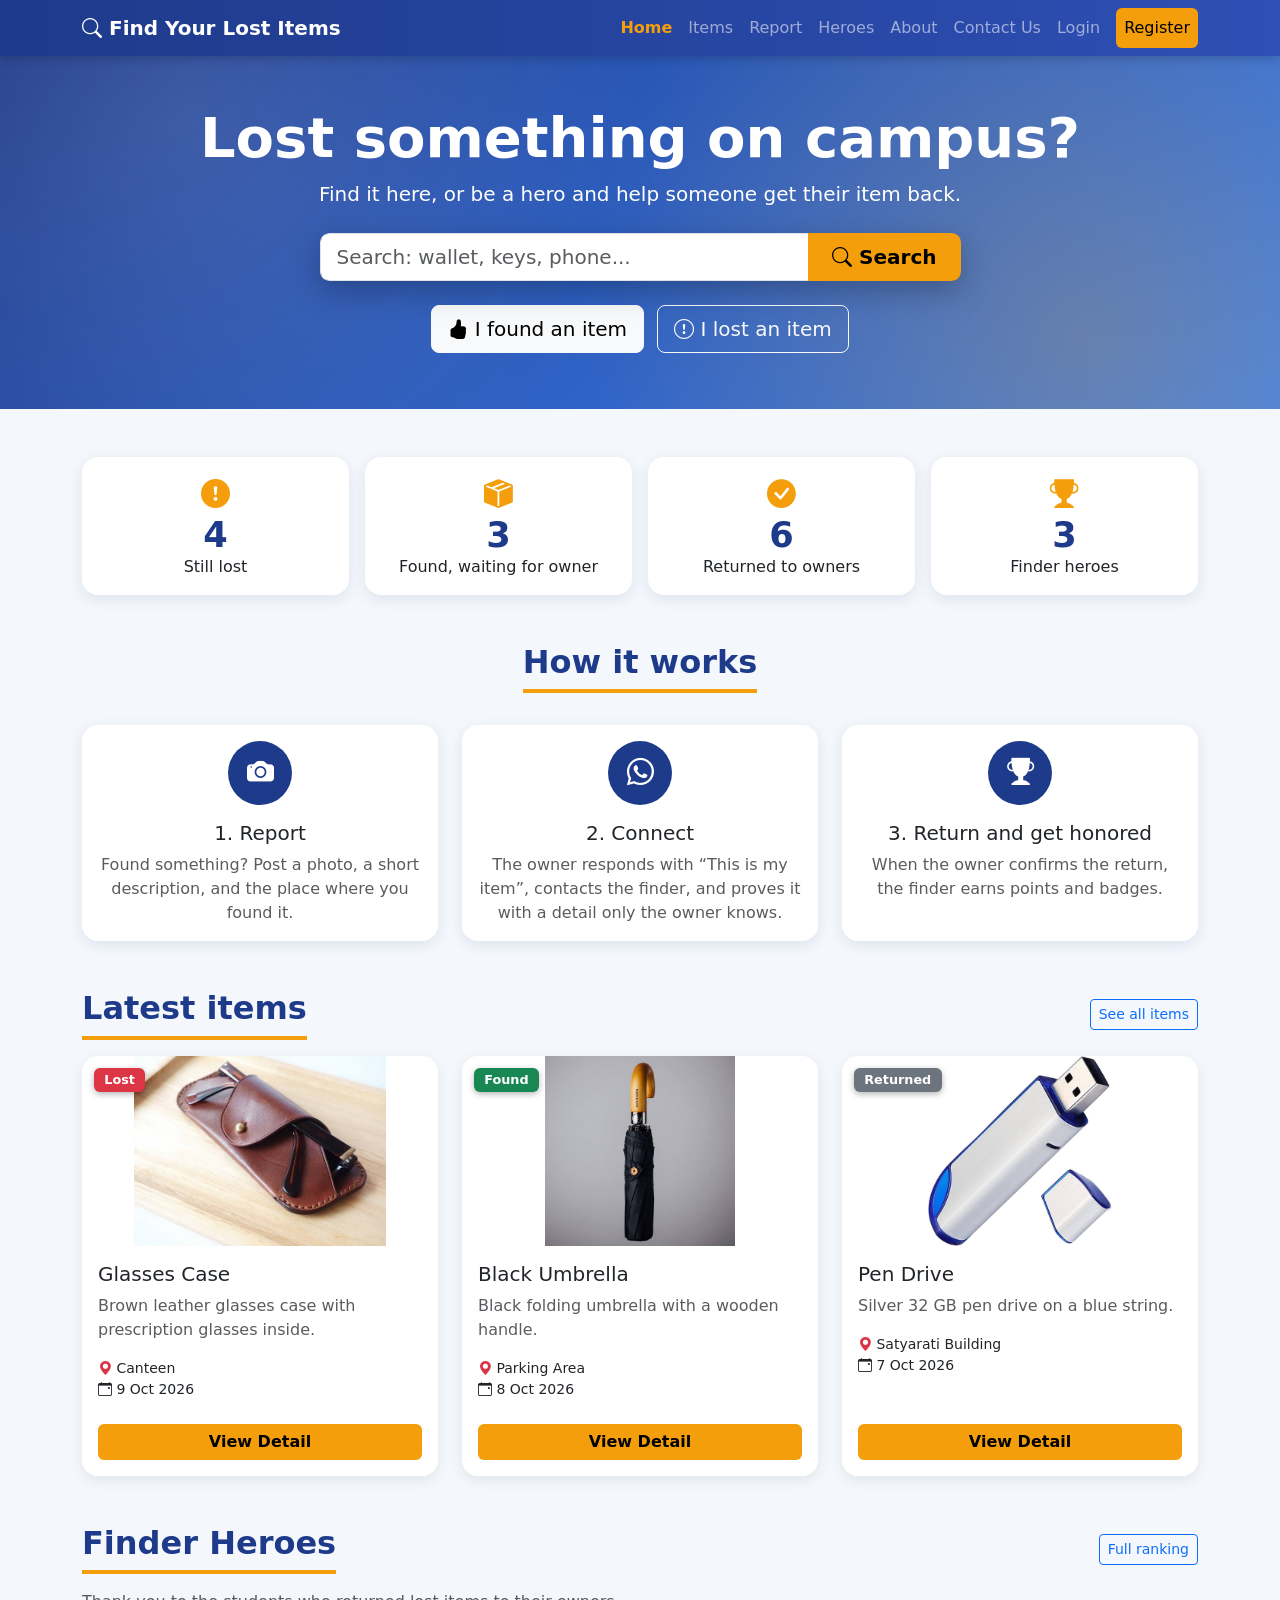
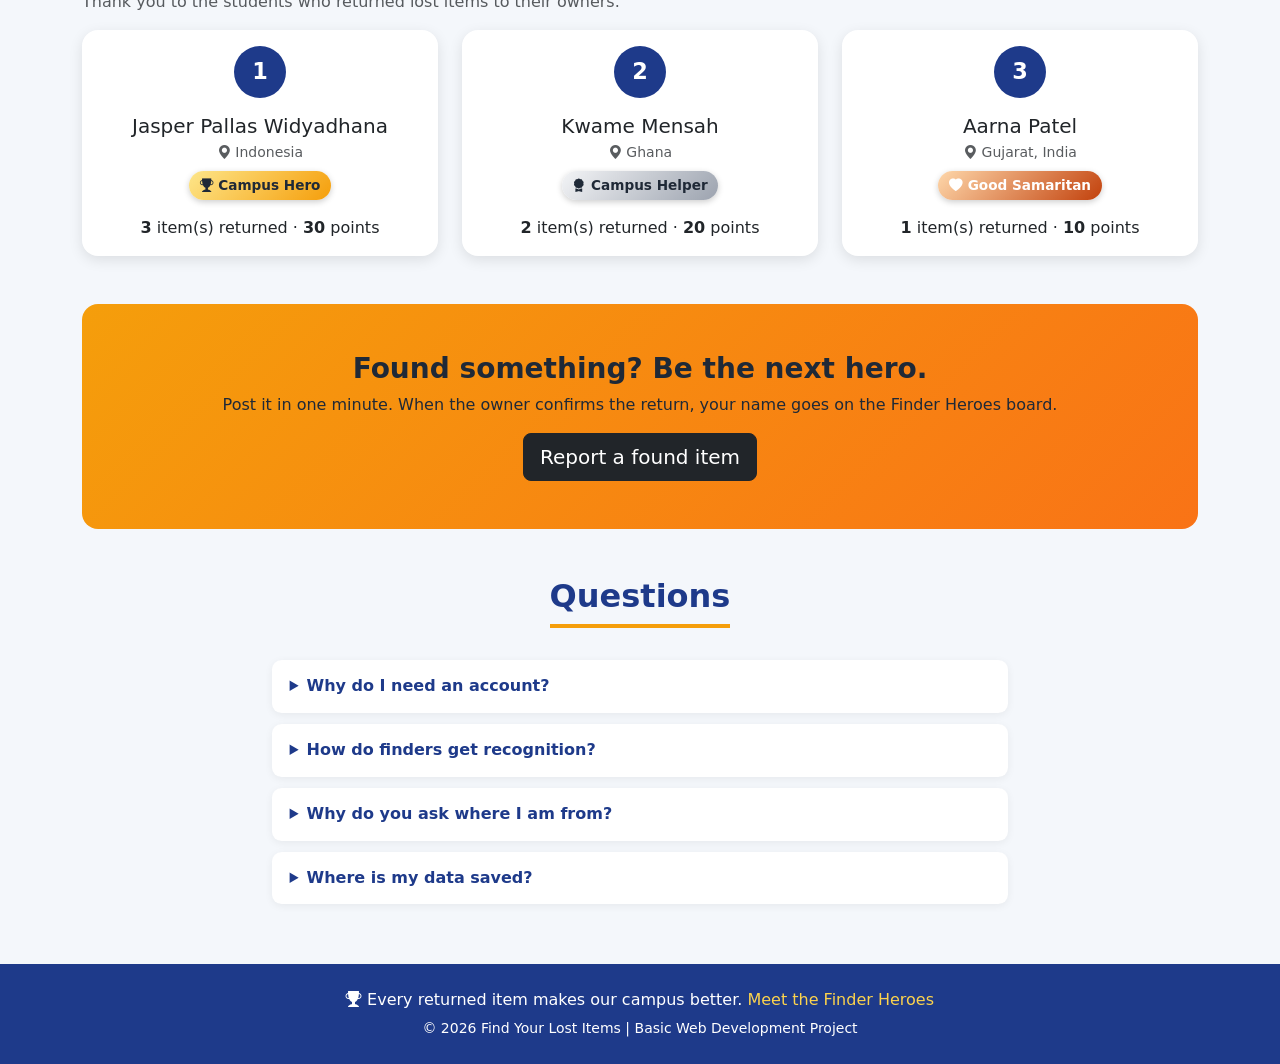
<file: index.html>
<!DOCTYPE html>
<html lang="en">
<head>
  <meta charset="UTF-8">
  <meta name="viewport" content="width=device-width, initial-scale=1">
  <title>Home - Find Your Lost Items</title>
  <!-- Order matters: Bootstrap first, then icons, then OUR style.css (the last one wins) -->
  <link rel="stylesheet" href="https://cdn.jsdelivr.net/npm/bootstrap@5.3.8/dist/css/bootstrap.min.css">
  <link rel="stylesheet" href="https://cdn.jsdelivr.net/npm/bootstrap-icons@1.11.3/font/bootstrap-icons.min.css">
  <link rel="stylesheet" href="css/style.css">
</head>
<body data-root="">

  <!-- ===== NAVBAR =====
       The phone menu works with CSS only: a hidden checkbox + a label (no Bootstrap JavaScript) -->
  <nav class="navbar navbar-expand-lg navbar-dark navbar-lf sticky-top">
    <div class="container">
      <a class="navbar-brand fw-bold" href="index.html"><i class="bi bi-search"></i> Find Your Lost Items</a>
      <input type="checkbox" id="menuToggle" class="menu-toggle" aria-hidden="true">
      <label for="menuToggle" class="navbar-toggler" aria-label="Open or close the menu"><span class="navbar-toggler-icon"></span></label>
      <div class="navbar-collapse menu-links">
        <ul class="navbar-nav ms-auto">
          <li class="nav-item"><a class="nav-link active" href="index.html">Home</a></li>
          <li class="nav-item"><a class="nav-link" href="pages/items.html">Items</a></li>
          <li class="nav-item"><a class="nav-link" href="pages/report.html">Report</a></li>
          <li class="nav-item"><a class="nav-link" href="pages/heroes.html">Heroes</a></li>
          <li class="nav-item"><a class="nav-link" href="pages/about.html">About</a></li>
          <li class="nav-item"><a class="nav-link" href="pages/contact.html">Contact Us</a></li>
          <li class="nav-item"><a class="nav-link" id="navLogin" href="pages/login.html">Login</a></li>
          <li class="nav-item"><a class="nav-link btn-register" id="navRegister" href="pages/register.html">Register</a></li>
        </ul>
      </div>
    </div>
  </nav>

  <main>
    <!-- Hero. The search form uses plain HTML (method="get"): it opens items.html?q=word -->
    <section class="hero text-center">
      <div class="container py-5">
        <h1 class="display-4 fw-bold">Lost something on campus?</h1>
        <p class="lead mb-4">Find it here, or be a hero and help someone get their item back.</p>

        <form action="pages/items.html" method="get" class="row justify-content-center">
          <div class="col-md-7">
            <div class="input-group input-group-lg hero-search">
              <input type="text" name="q" class="form-control" placeholder="Search: wallet, keys, phone..." aria-label="Search items">
              <button class="btn btn-lf px-4" type="submit"><i class="bi bi-search"></i> Search</button>
            </div>
          </div>
        </form>

        <div class="mt-4">
          <a href="pages/report.html" class="btn btn-light btn-lg me-2 mb-2"><i class="bi bi-hand-thumbs-up-fill"></i> I found an item</a>
          <a href="pages/report.html" class="btn btn-outline-light btn-lg mb-2"><i class="bi bi-exclamation-circle"></i> I lost an item</a>
        </div>
      </div>
    </section>

    <!-- Numbers (filled by home.js) -->
    <section class="container py-5">
      <div class="row g-3 text-center">
        <div class="col-6 col-md-3"><div class="card stat-card"><div class="card-body"><div class="stat-icon"><i class="bi bi-exclamation-circle-fill"></i></div><div class="stat-number" id="statLost">0</div><div>Still lost</div></div></div></div>
        <div class="col-6 col-md-3"><div class="card stat-card"><div class="card-body"><div class="stat-icon"><i class="bi bi-box-seam-fill"></i></div><div class="stat-number" id="statFound">0</div><div>Found, waiting for owner</div></div></div></div>
        <div class="col-6 col-md-3"><div class="card stat-card"><div class="card-body"><div class="stat-icon"><i class="bi bi-check-circle-fill"></i></div><div class="stat-number" id="statReturned">0</div><div>Returned to owners</div></div></div></div>
        <div class="col-6 col-md-3"><div class="card stat-card"><div class="card-body"><div class="stat-icon"><i class="bi bi-trophy-fill"></i></div><div class="stat-number" id="statHeroes">0</div><div>Finder heroes</div></div></div></div>
      </div>
    </section>

    <!-- How it works (plain HTML, no JavaScript) -->
    <section class="container pb-5">
      <div class="text-center mb-4"><h2 class="section-title">How it works</h2></div>
      <div class="row g-4 text-center">
        <div class="col-md-4"><div class="card step-card h-100"><div class="card-body">
          <div class="step-icon"><i class="bi bi-camera-fill"></i></div>
          <h5>1. Report</h5><p class="text-muted mb-0">Found something? Post a photo, a short description, and the place where you found it.</p>
        </div></div></div>
        <div class="col-md-4"><div class="card step-card h-100"><div class="card-body">
          <div class="step-icon"><i class="bi bi-whatsapp"></i></div>
          <h5>2. Connect</h5><p class="text-muted mb-0">The owner responds with &ldquo;This is my item&rdquo;, contacts the finder, and proves it with a detail only the owner knows.</p>
        </div></div></div>
        <div class="col-md-4"><div class="card step-card h-100"><div class="card-body">
          <div class="step-icon"><i class="bi bi-trophy-fill"></i></div>
          <h5>3. Return and get honored</h5><p class="text-muted mb-0">When the owner confirms the return, the finder earns points and badges.</p>
        </div></div></div>
      </div>
    </section>

    <!-- Latest items (cards made by home.js) -->
    <section class="container pb-5">
      <div class="d-flex justify-content-between align-items-center mb-3">
        <h2 class="section-title mb-0">Latest items</h2>
        <a href="pages/items.html" class="btn btn-outline-primary btn-sm">See all items</a>
      </div>
      <div class="row g-4" id="latestItems"></div>
    </section>

    <!-- Finder heroes (made by home.js) -->
    <section class="container pb-5">
      <div class="d-flex justify-content-between align-items-center mb-3">
        <h2 class="section-title mb-0">Finder Heroes</h2>
        <a href="pages/heroes.html" class="btn btn-outline-primary btn-sm">Full ranking</a>
      </div>
      <p class="text-muted">Thank you to the students who returned lost items to their owners.</p>
      <div class="row g-4" id="topFinders"></div>
    </section>

    <!-- Call to action -->
    <section class="container pb-5">
      <div class="cta-band p-4 p-md-5 text-center">
        <h3 class="fw-bold">Found something? Be the next hero.</h3>
        <p class="mb-3">Post it in one minute. When the owner confirms the return, your name goes on the Finder Heroes board.</p>
        <a href="pages/report.html" class="btn btn-dark btn-lg">Report a found item</a>
      </div>
    </section>

    <!-- FAQ with <details>: opens and closes without JavaScript -->
    <section class="container pb-5 faq">
      <div class="text-center mb-4"><h2 class="section-title">Questions</h2></div>
      <div class="row justify-content-center"><div class="col-lg-8">
        <details><summary>Why do I need an account?</summary><p class="mb-0">So we know who reported an item, and so only logged in students can see the contact button. Finders also need an account to earn honors.</p></details>
        <details><summary>How do finders get recognition?</summary><p class="mb-0">Points come only after the OWNER confirms that the item came back (and may leave feedback). Then the finder gets 10 points. Badges: 1 return = Good Samaritan, 2 = Campus Helper, 3 = Campus Hero.</p></details>
        <details><summary>Why do you ask where I am from?</summary><p class="mb-0">To show our diverse campus. Students from India choose their state, international students type their country. It is shown next to a name on the Heroes board.</p></details>
        <details><summary>Where is my data saved?</summary><p class="mb-0">This is a front-end project: data is saved inside your own browser (localStorage). A real product would use a server and a database.</p></details>
      </div></div>
    </section>
  </main>

  <!-- ===== FOOTER ===== -->
  <footer class="footer-lf text-center py-4">
    <div class="container">
      <p class="mb-1"><i class="bi bi-trophy-fill"></i> Every returned item makes our campus better. <a href="pages/heroes.html">Meet the Finder Heroes</a></p>
      <small>&copy; 2026 Find Your Lost Items | Basic Web Development Project</small>
    </div>
  </footer>

  <!-- Our JavaScript. Order matters: data and helpers first, the page script last -->
  <script src="js/data.js"></script>
  <script src="js/storage.js"></script>
  <script src="js/ui.js"></script>
  <script src="js/auth.js"></script>
  <script src="js/home.js"></script>
</body>
</html>
</file>
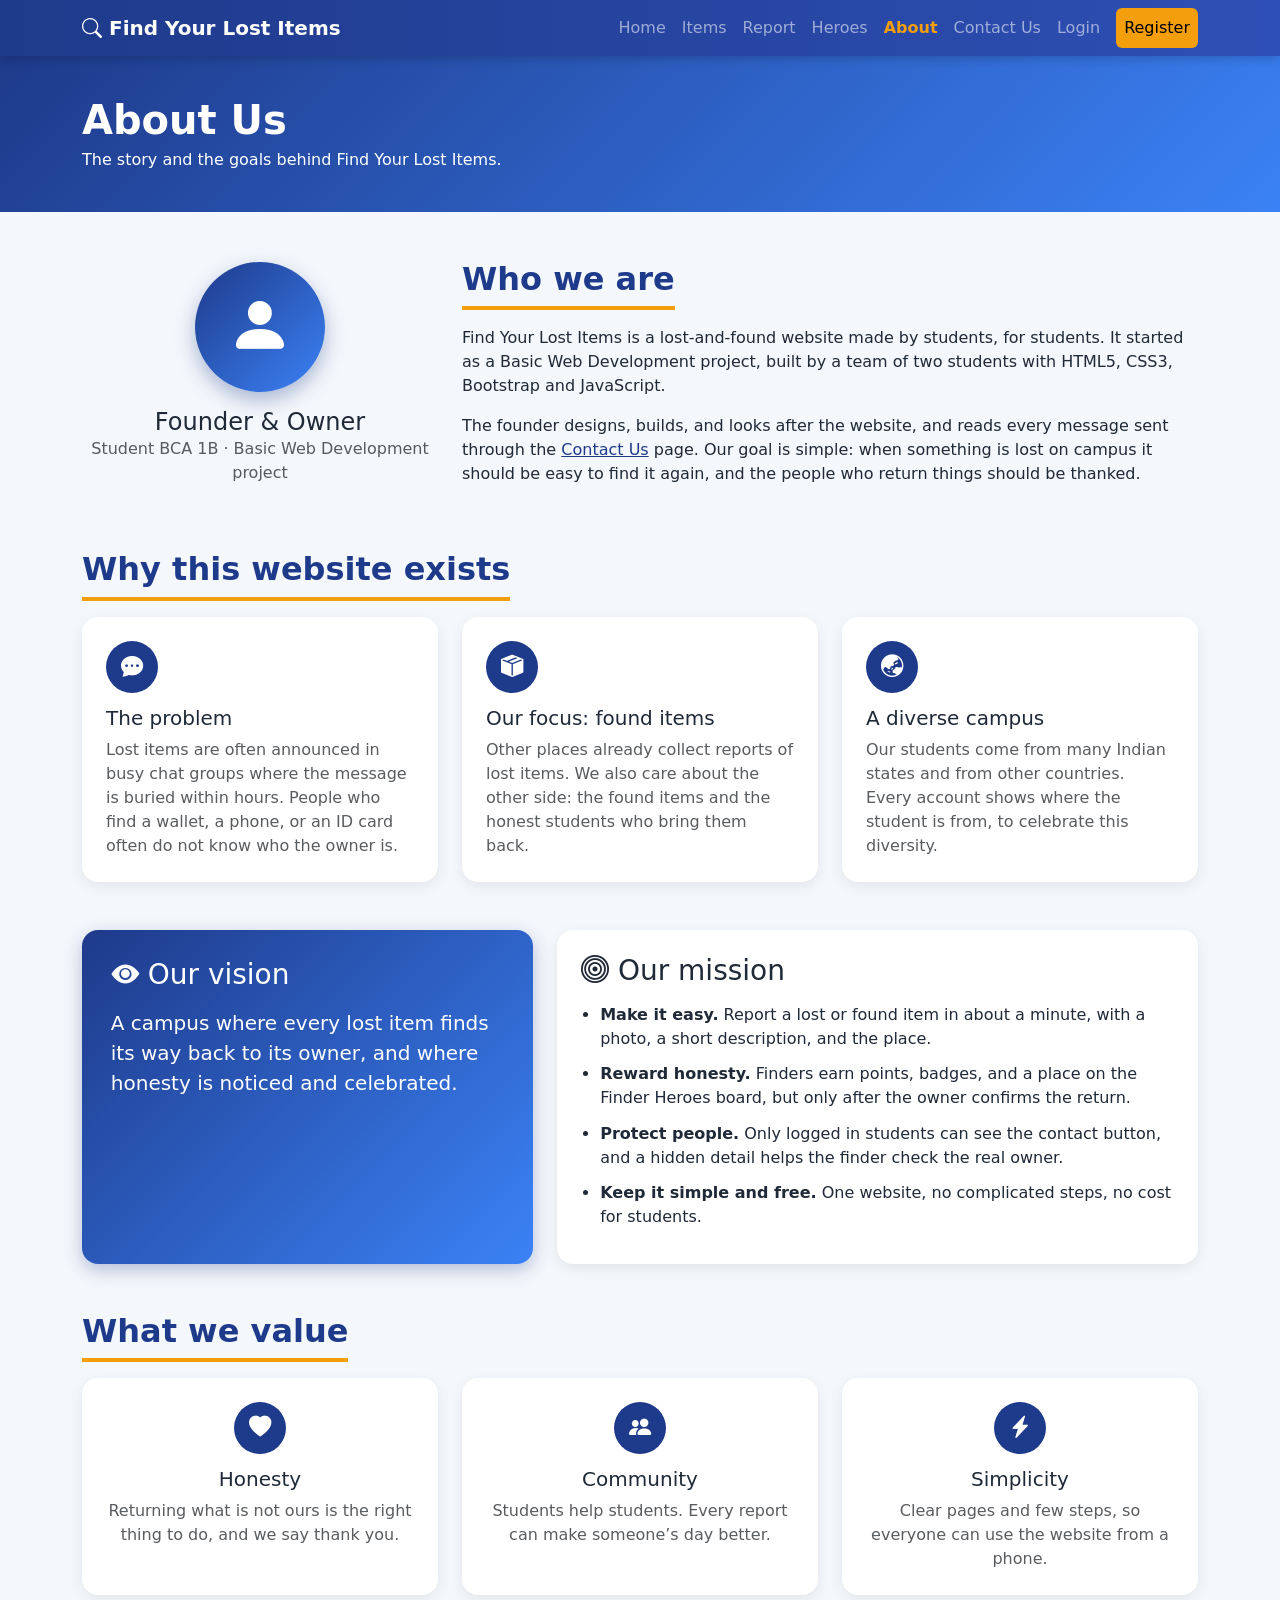
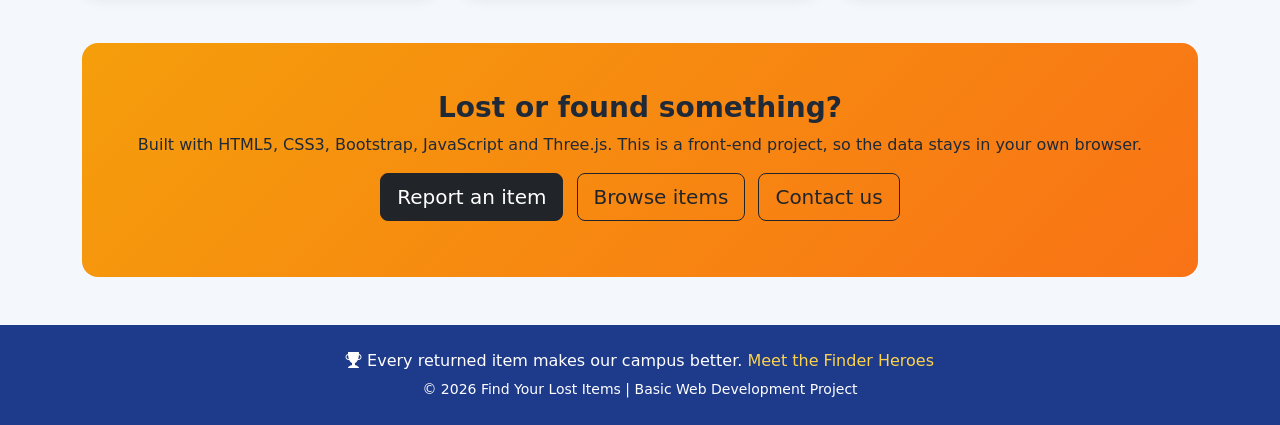
<file: pages/about.html>
<!DOCTYPE html>
<html lang="en">
<head>
  <meta charset="UTF-8">
  <meta name="viewport" content="width=device-width, initial-scale=1">
  <title>About - Find Your Lost Items</title>
  <!-- Order matters: Bootstrap first, then icons, then OUR style.css (the last one wins) -->
  <link rel="stylesheet" href="https://cdn.jsdelivr.net/npm/bootstrap@5.3.8/dist/css/bootstrap.min.css">
  <link rel="stylesheet" href="https://cdn.jsdelivr.net/npm/bootstrap-icons@1.11.3/font/bootstrap-icons.min.css">
  <link rel="stylesheet" href="../css/style.css">
</head>
<body data-root="../">

  <!-- ===== NAVBAR =====
       The phone menu works with CSS only: a hidden checkbox + a label (no Bootstrap JavaScript) -->
  <nav class="navbar navbar-expand-lg navbar-dark navbar-lf sticky-top">
    <div class="container">
      <a class="navbar-brand fw-bold" href="../index.html"><i class="bi bi-search"></i> Find Your Lost Items</a>
      <input type="checkbox" id="menuToggle" class="menu-toggle" aria-hidden="true">
      <label for="menuToggle" class="navbar-toggler" aria-label="Open or close the menu"><span class="navbar-toggler-icon"></span></label>
      <div class="navbar-collapse menu-links">
        <ul class="navbar-nav ms-auto">
          <li class="nav-item"><a class="nav-link" href="../index.html">Home</a></li>
          <li class="nav-item"><a class="nav-link" href="items.html">Items</a></li>
          <li class="nav-item"><a class="nav-link" href="report.html">Report</a></li>
          <li class="nav-item"><a class="nav-link" href="heroes.html">Heroes</a></li>
          <li class="nav-item"><a class="nav-link active" href="about.html">About</a></li>
          <li class="nav-item"><a class="nav-link" href="contact.html">Contact Us</a></li>
          <li class="nav-item"><a class="nav-link" id="navLogin" href="login.html">Login</a></li>
          <li class="nav-item"><a class="nav-link btn-register" id="navRegister" href="register.html">Register</a></li>
        </ul>
      </div>
    </div>
  </nav>

  <header class="page-header">
    <div class="container">
      <h1 class="fw-bold mb-1">About Us</h1>
      <p class="mb-0">The story and the goals behind Find Your Lost Items.</p>
    </div>
  </header>

  <main class="container py-5">

    <!-- Profile -->
    <section class="row g-4 align-items-center mb-5">
      <div class="col-lg-4 text-center">
        <div class="avatar-circle"><i class="bi bi-person-fill"></i></div>
        <h4 class="mt-3 mb-0">Founder &amp; Owner</h4>
        <p class="text-muted">Student BCA 1B &middot; Basic Web Development project</p>
      </div>
      <div class="col-lg-8">
        <h2 class="section-title mb-3">Who we are</h2>
        <p>Find Your Lost Items is a lost-and-found website made by students, for students. It started as a Basic Web Development project, built by a team of two students with HTML5, CSS3, Bootstrap and JavaScript.</p>
        <p>The founder designs, builds, and looks after the website, and reads every message sent through the <a href="contact.html">Contact Us</a> page. Our goal is simple: when something is lost on campus it should be easy to find it again, and the people who return things should be thanked.</p>
      </div>
    </section>

    <!-- Background -->
    <section class="mb-5">
      <h2 class="section-title mb-3">Why this website exists</h2>
      <div class="row g-4">
        <div class="col-md-4"><div class="about-card h-100">
          <div class="about-icon"><i class="bi bi-chat-dots-fill"></i></div>
          <h5>The problem</h5>
          <p class="text-muted mb-0">Lost items are often announced in busy chat groups where the message is buried within hours. People who find a wallet, a phone, or an ID card often do not know who the owner is.</p>
        </div></div>
        <div class="col-md-4"><div class="about-card h-100">
          <div class="about-icon"><i class="bi bi-box-seam-fill"></i></div>
          <h5>Our focus: found items</h5>
          <p class="text-muted mb-0">Other places already collect reports of lost items. We also care about the other side: the found items and the honest students who bring them back.</p>
        </div></div>
        <div class="col-md-4"><div class="about-card h-100">
          <div class="about-icon"><i class="bi bi-globe-asia-australia"></i></div>
          <h5>A diverse campus</h5>
          <p class="text-muted mb-0">Our students come from many Indian states and from other countries. Every account shows where the student is from, to celebrate this diversity.</p>
        </div></div>
      </div>
    </section>

    <!-- Vision and mission -->
    <section class="row g-4 mb-5">
      <div class="col-lg-5">
        <div class="vision-box h-100">
          <h2 class="h3 mb-3"><i class="bi bi-eye-fill"></i> Our vision</h2>
          <p class="mb-0 fs-5">A campus where every lost item finds its way back to its owner, and where honesty is noticed and celebrated.</p>
        </div>
      </div>
      <div class="col-lg-7">
        <div class="about-card h-100">
          <h2 class="h3 mb-3"><i class="bi bi-bullseye"></i> Our mission</h2>
          <ul class="mission-list mb-0">
            <li><strong>Make it easy.</strong> Report a lost or found item in about a minute, with a photo, a short description, and the place.</li>
            <li><strong>Reward honesty.</strong> Finders earn points, badges, and a place on the Finder Heroes board, but only after the owner confirms the return.</li>
            <li><strong>Protect people.</strong> Only logged in students can see the contact button, and a hidden detail helps the finder check the real owner.</li>
            <li><strong>Keep it simple and free.</strong> One website, no complicated steps, no cost for students.</li>
          </ul>
        </div>
      </div>
    </section>

    <!-- Values -->
    <section class="mb-5">
      <h2 class="section-title mb-3">What we value</h2>
      <div class="row g-4 text-center">
        <div class="col-md-4"><div class="about-card h-100"><div class="about-icon mx-auto"><i class="bi bi-heart-fill"></i></div><h5>Honesty</h5><p class="text-muted mb-0">Returning what is not ours is the right thing to do, and we say thank you.</p></div></div>
        <div class="col-md-4"><div class="about-card h-100"><div class="about-icon mx-auto"><i class="bi bi-people-fill"></i></div><h5>Community</h5><p class="text-muted mb-0">Students help students. Every report can make someone&rsquo;s day better.</p></div></div>
        <div class="col-md-4"><div class="about-card h-100"><div class="about-icon mx-auto"><i class="bi bi-lightning-charge-fill"></i></div><h5>Simplicity</h5><p class="text-muted mb-0">Clear pages and few steps, so everyone can use the website from a phone.</p></div></div>
      </div>
    </section>

    <!-- Built with + call to action -->
    <section class="cta-band p-4 p-md-5 text-center">
      <h3 class="fw-bold">Lost or found something?</h3>
      <p class="mb-3">Built with HTML5, CSS3, Bootstrap, JavaScript and Three.js. This is a front-end project, so the data stays in your own browser.</p>
      <a href="report.html" class="btn btn-dark btn-lg me-2 mb-2">Report an item</a>
      <a href="items.html" class="btn btn-outline-dark btn-lg me-2 mb-2">Browse items</a>
      <a href="contact.html" class="btn btn-outline-dark btn-lg mb-2">Contact us</a>
    </section>
  </main>

  <!-- ===== FOOTER ===== -->
  <footer class="footer-lf text-center py-4">
    <div class="container">
      <p class="mb-1"><i class="bi bi-trophy-fill"></i> Every returned item makes our campus better. <a href="heroes.html">Meet the Finder Heroes</a></p>
      <small>&copy; 2026 Find Your Lost Items | Basic Web Development Project</small>
    </div>
  </footer>

  <!-- Our JavaScript. Order matters: data and helpers first, the page script last -->
  <script src="../js/storage.js"></script>
  <script src="../js/ui.js"></script>
  <script src="../js/auth.js"></script>
</body>
</html>
</file>
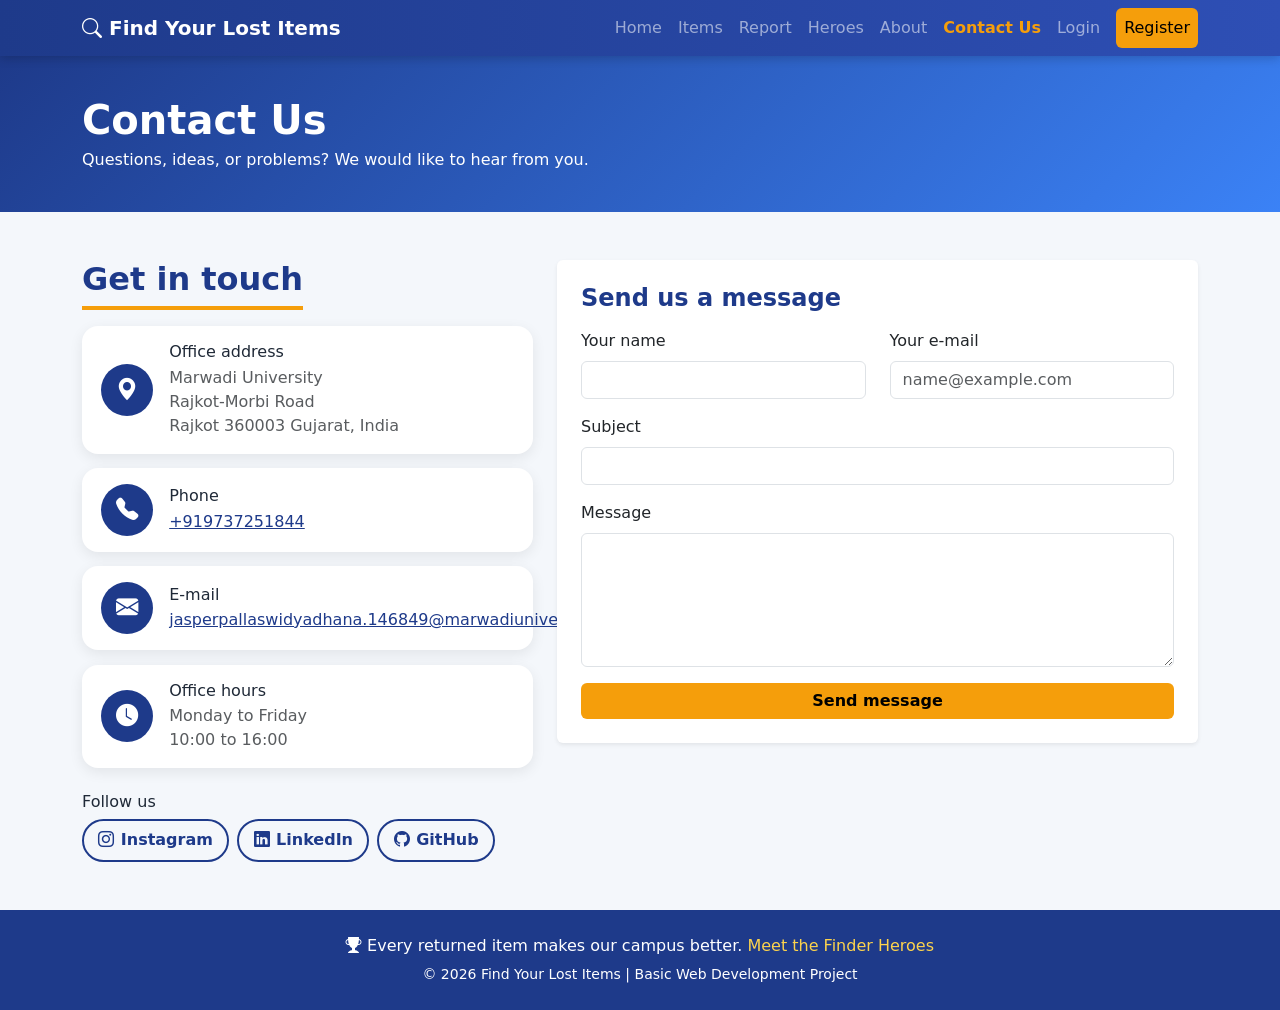
<file: pages/contact.html>
<!DOCTYPE html>
<html lang="en">
<head>
  <meta charset="UTF-8">
  <meta name="viewport" content="width=device-width, initial-scale=1">
  <title>Contact Us - Find Your Lost Items</title>
  <!-- Order matters: Bootstrap first, then icons, then OUR style.css (the last one wins) -->
  <link rel="stylesheet" href="https://cdn.jsdelivr.net/npm/bootstrap@5.3.8/dist/css/bootstrap.min.css">
  <link rel="stylesheet" href="https://cdn.jsdelivr.net/npm/bootstrap-icons@1.11.3/font/bootstrap-icons.min.css">
  <link rel="stylesheet" href="../css/style.css">
</head>
<body data-root="../">

  <!-- ===== NAVBAR =====
       The phone menu works with CSS only: a hidden checkbox + a label (no Bootstrap JavaScript) -->
  <nav class="navbar navbar-expand-lg navbar-dark navbar-lf sticky-top">
    <div class="container">
      <a class="navbar-brand fw-bold" href="../index.html"><i class="bi bi-search"></i> Find Your Lost Items</a>
      <input type="checkbox" id="menuToggle" class="menu-toggle" aria-hidden="true">
      <label for="menuToggle" class="navbar-toggler" aria-label="Open or close the menu"><span class="navbar-toggler-icon"></span></label>
      <div class="navbar-collapse menu-links">
        <ul class="navbar-nav ms-auto">
          <li class="nav-item"><a class="nav-link" href="../index.html">Home</a></li>
          <li class="nav-item"><a class="nav-link" href="items.html">Items</a></li>
          <li class="nav-item"><a class="nav-link" href="report.html">Report</a></li>
          <li class="nav-item"><a class="nav-link" href="heroes.html">Heroes</a></li>
          <li class="nav-item"><a class="nav-link" href="about.html">About</a></li>
          <li class="nav-item"><a class="nav-link active" href="contact.html">Contact Us</a></li>
          <li class="nav-item"><a class="nav-link" id="navLogin" href="login.html">Login</a></li>
          <li class="nav-item"><a class="nav-link btn-register" id="navRegister" href="register.html">Register</a></li>
        </ul>
      </div>
    </div>
  </nav>

  <header class="page-header">
    <div class="container">
      <h1 class="fw-bold mb-1">Contact Us</h1>
      <p class="mb-0">Questions, ideas, or problems? We would like to hear from you.</p>
    </div>
  </header>

  <main class="container py-5">
    <div class="row g-4">

      <!-- Contact information -->
      <div class="col-lg-5">
        <h2 class="section-title mb-3">Get in touch</h2>

        <div class="contact-card">
          <div class="about-icon"><i class="bi bi-geo-alt-fill"></i></div>
          <div>
            <h6 class="mb-1">Office address</h6>
            <p class="mb-0 text-muted">Marwadi University<br>Rajkot-Morbi Road<br>Rajkot 360003 Gujarat, India</p>
          </div>
        </div>

        <div class="contact-card">
          <div class="about-icon"><i class="bi bi-telephone-fill"></i></div>
          <div>
            <h6 class="mb-1">Phone</h6>
            <p class="mb-0"><a href="https://wa.me/+919737251844">+919737251844</a></p>
          </div>
        </div>

        <div class="contact-card">
          <div class="about-icon"><i class="bi bi-envelope-fill"></i></div>
          <div>
            <h6 class="mb-1">E-mail</h6>
            <p class="mb-0"><a href="mailto:jasperpallaswidyadhana.146849@marwadiuniversity.ac.in">jasperpallaswidyadhana.146849@marwadiuniversity.ac.in</a></p>
          </div>
        </div>

        <div class="contact-card">
          <div class="about-icon"><i class="bi bi-clock-fill"></i></div>
          <div>
            <h6 class="mb-1">Office hours</h6>
            <p class="mb-0 text-muted">Monday to Friday<br>10:00 to 16:00</p>
          </div>
        </div>

        <h6 class="mt-4">Follow us</h6>
        <div class="d-flex flex-wrap gap-2">
          <a class="social-btn" href="https://www.instagram.com/jazzypurs/" target="_blank" rel="noopener" aria-label="Instagram"><i class="bi bi-instagram"></i> Instagram</a>
          <a class="social-btn" href="https://www.linkedin.com/in/jasper-pallas-784079431/" target="_blank" rel="noopener" aria-label="LinkedIn"><i class="bi bi-linkedin"></i> LinkedIn</a>
          <a class="social-btn" href="https://github.com/JasperPallasW/Lost-and-Founds-Items" target="_blank" rel="noopener" aria-label="GitHub"><i class="bi bi-github"></i> GitHub</a>
        </div>
      </div>

      <!-- Message form -->
      <div class="col-lg-7">
        <div class="card shadow-sm border-0">
          <div class="card-body p-4">
            <h2 class="h4 page-title mb-3">Send us a message</h2>

            <div id="formMessage"></div>

            <!-- Netlify Forms: when the website is on Netlify, the message is collected by Netlify.
                 contact.js sends it, and keeps a copy in the browser when sending is not possible. -->
            <form id="contactForm" name="contact" method="POST" data-netlify="true" netlify-honeypot="bot-field">
              <input type="hidden" name="form-name" value="contact">
              <p class="d-none"><label>Do not fill this in: <input name="bot-field"></label></p>

              <div class="row">
                <div class="col-md-6 mb-3">
                  <label for="contactName" class="form-label">Your name</label>
                  <input type="text" class="form-control" id="contactName" name="name" minlength="2" required>
                </div>
                <div class="col-md-6 mb-3">
                  <label for="contactEmail" class="form-label">Your e-mail</label>
                  <input type="email" class="form-control" id="contactEmail" name="email" placeholder="name@example.com" required>
                </div>
              </div>
              <div class="mb-3">
                <label for="contactSubject" class="form-label">Subject</label>
                <input type="text" class="form-control" id="contactSubject" name="subject" minlength="3" required>
              </div>
              <div class="mb-3">
                <label for="contactMessage" class="form-label">Message</label>
                <textarea class="form-control" id="contactMessage" name="message" rows="5" minlength="10" required></textarea>
              </div>
              <button type="submit" class="btn btn-lf w-100">Send message</button>
            </form>
          </div>
        </div>
      </div>
    </div>
  </main>

  <!-- ===== FOOTER ===== -->
  <footer class="footer-lf text-center py-4">
    <div class="container">
      <p class="mb-1"><i class="bi bi-trophy-fill"></i> Every returned item makes our campus better. <a href="heroes.html">Meet the Finder Heroes</a></p>
      <small>&copy; 2026 Find Your Lost Items | Basic Web Development Project</small>
    </div>
  </footer>

  <!-- Our JavaScript. Order matters: data and helpers first, the page script last -->
  <script src="../js/storage.js"></script>
  <script src="../js/ui.js"></script>
  <script src="../js/auth.js"></script>
  <script src="../js/contact.js"></script>
</body>
</html>
</file>
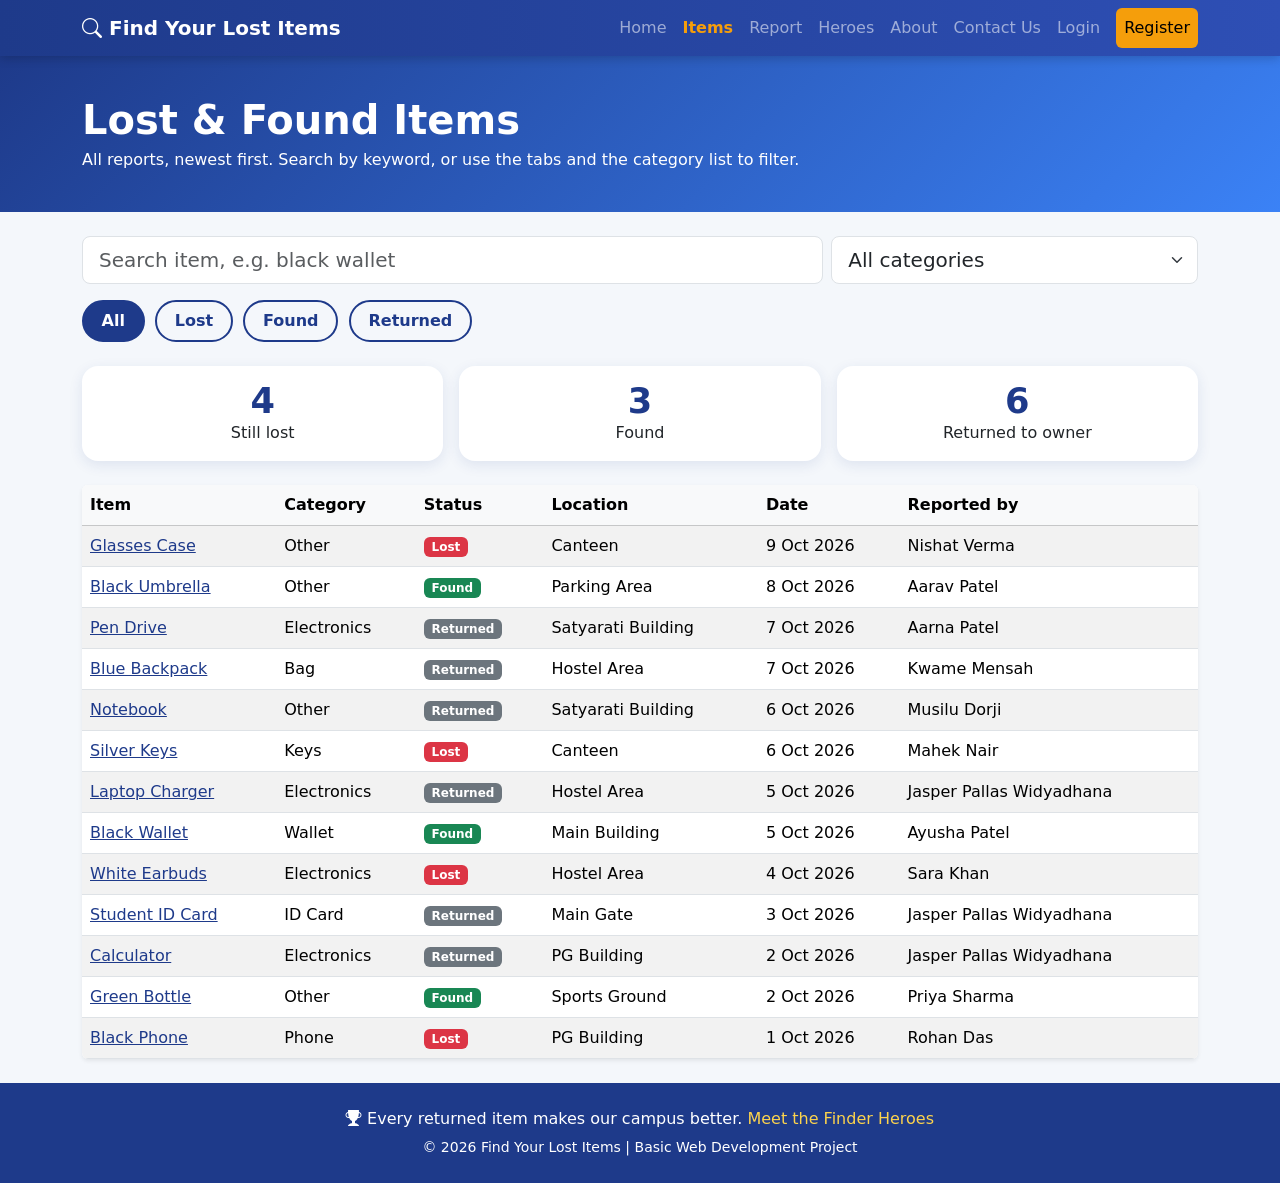
<file: pages/items.html>
<!DOCTYPE html>
<html lang="en">
<head>
  <meta charset="UTF-8">
  <meta name="viewport" content="width=device-width, initial-scale=1">
  <title>Items - Find Your Lost Items</title>
  <!-- Order matters: Bootstrap first, then icons, then OUR style.css (the last one wins) -->
  <link rel="stylesheet" href="https://cdn.jsdelivr.net/npm/bootstrap@5.3.8/dist/css/bootstrap.min.css">
  <link rel="stylesheet" href="https://cdn.jsdelivr.net/npm/bootstrap-icons@1.11.3/font/bootstrap-icons.min.css">
  <link rel="stylesheet" href="../css/style.css">
</head>
<body data-root="../">

  <!-- ===== NAVBAR =====
       The phone menu works with CSS only: a hidden checkbox + a label (no Bootstrap JavaScript) -->
  <nav class="navbar navbar-expand-lg navbar-dark navbar-lf sticky-top">
    <div class="container">
      <a class="navbar-brand fw-bold" href="../index.html"><i class="bi bi-search"></i> Find Your Lost Items</a>
      <input type="checkbox" id="menuToggle" class="menu-toggle" aria-hidden="true">
      <label for="menuToggle" class="navbar-toggler" aria-label="Open or close the menu"><span class="navbar-toggler-icon"></span></label>
      <div class="navbar-collapse menu-links">
        <ul class="navbar-nav ms-auto">
          <li class="nav-item"><a class="nav-link" href="../index.html">Home</a></li>
          <li class="nav-item"><a class="nav-link active" href="items.html">Items</a></li>
          <li class="nav-item"><a class="nav-link" href="report.html">Report</a></li>
          <li class="nav-item"><a class="nav-link" href="heroes.html">Heroes</a></li>
          <li class="nav-item"><a class="nav-link" href="about.html">About</a></li>
          <li class="nav-item"><a class="nav-link" href="contact.html">Contact Us</a></li>
          <li class="nav-item"><a class="nav-link" id="navLogin" href="login.html">Login</a></li>
          <li class="nav-item"><a class="nav-link btn-register" id="navRegister" href="register.html">Register</a></li>
        </ul>
      </div>
    </div>
  </nav>

  <header class="page-header">
    <div class="container">
      <h1 class="fw-bold mb-1">Lost &amp; Found Items</h1>
      <p class="mb-0">All reports, newest first. Search by keyword, or use the tabs and the category list to filter.</p>
    </div>
  </header>

  <main class="container py-4">
    <!-- Keyword search (JavaScript: items.js) -->
    <div class="row g-2 mb-3">
      <div class="col-md-8">
        <input type="text" class="form-control form-control-lg" id="searchInput" placeholder="Search item, e.g. black wallet" aria-label="Search items">
      </div>
      <!-- Category filter (CSS only: see style.css, section 6) -->
      <div class="col-md-4">
        <select class="form-select form-select-lg" id="categoryFilter" aria-label="Category">
          <option value="all" selected>All categories</option>
          <option value="Wallet">Wallet</option>
          <option value="Keys">Keys</option>
          <option value="Bag">Bag</option>
          <option value="Phone">Phone</option>
          <option value="ID Card">ID Card</option>
          <option value="Electronics">Electronics</option>
          <option value="Other">Other</option>
        </select>
      </div>
    </div>

    <!-- Status tabs (CSS only): a hidden radio button + a label for each tab -->
    <div class="mb-2">
      <input type="radio" name="statusTab" id="tab-all" class="tab-radio" checked><label for="tab-all" class="tab-pill">All</label>
      <input type="radio" name="statusTab" id="tab-lost" class="tab-radio"><label for="tab-lost" class="tab-pill">Lost</label>
      <input type="radio" name="statusTab" id="tab-found" class="tab-radio"><label for="tab-found" class="tab-pill">Found</label>
      <input type="radio" name="statusTab" id="tab-returned" class="tab-radio"><label for="tab-returned" class="tab-pill">Returned</label>
    </div>

    <p id="searchNote" class="text-muted small"></p>

    <!-- The three numbers count all items (made by items.js) -->
    <div class="row g-3 mb-4 text-center">
      <div class="col-md-4"><div class="card stat-card"><div class="card-body"><div class="stat-number" id="countLost">0</div><div>Still lost</div></div></div></div>
      <div class="col-md-4"><div class="card stat-card"><div class="card-body"><div class="stat-number" id="countFound">0</div><div>Found</div></div></div></div>
      <div class="col-md-4"><div class="card stat-card"><div class="card-body"><div class="stat-number" id="countReturned">0</div><div>Returned to owner</div></div></div></div>
    </div>

    <!-- The rows are made by items.js. The tabs and the category list hide rows with CSS only -->
    <div class="table-responsive bg-white rounded shadow-sm">
      <table class="table table-striped table-hover align-middle mb-0">
        <thead class="table-light">
          <tr><th>Item</th><th>Category</th><th>Status</th><th>Location</th><th>Date</th><th>Reported by</th></tr>
        </thead>
        <tbody id="itemTable"></tbody>
      </table>
    </div>
  </main>

  <!-- ===== FOOTER ===== -->
  <footer class="footer-lf text-center py-4">
    <div class="container">
      <p class="mb-1"><i class="bi bi-trophy-fill"></i> Every returned item makes our campus better. <a href="heroes.html">Meet the Finder Heroes</a></p>
      <small>&copy; 2026 Find Your Lost Items | Basic Web Development Project</small>
    </div>
  </footer>

  <!-- Our JavaScript. Order matters: data and helpers first, the page script last -->
  <script src="../js/data.js"></script>
  <script src="../js/storage.js"></script>
  <script src="../js/ui.js"></script>
  <script src="../js/auth.js"></script>
  <script src="../js/items.js"></script>
</body>
</html>
</file>
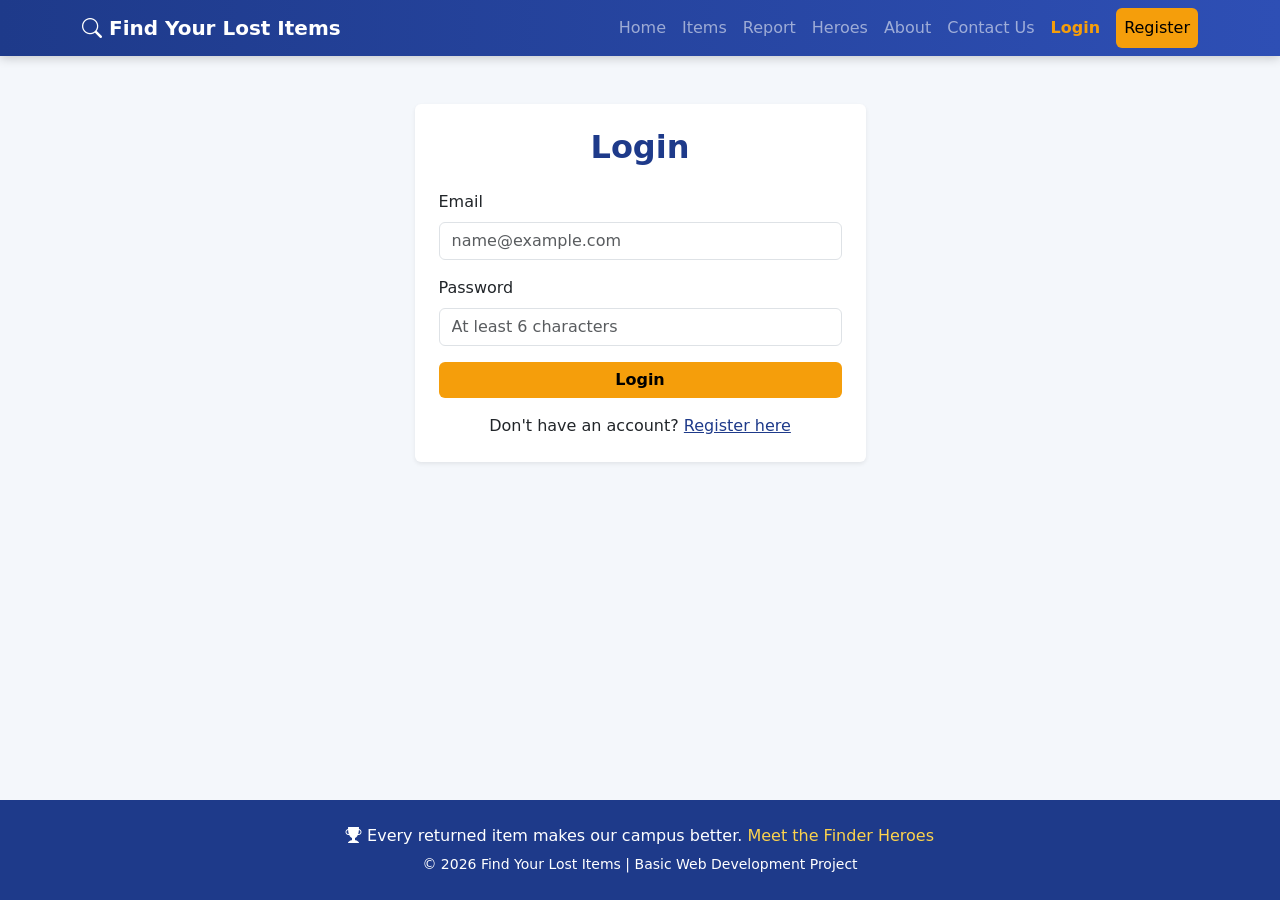
<file: pages/login.html>
<!DOCTYPE html>
<html lang="en">
<head>
  <meta charset="UTF-8">
  <meta name="viewport" content="width=device-width, initial-scale=1">
  <title>Login - Find Your Lost Items</title>
  <!-- Order matters: Bootstrap first, then icons, then OUR style.css (the last one wins) -->
  <link rel="stylesheet" href="https://cdn.jsdelivr.net/npm/bootstrap@5.3.8/dist/css/bootstrap.min.css">
  <link rel="stylesheet" href="https://cdn.jsdelivr.net/npm/bootstrap-icons@1.11.3/font/bootstrap-icons.min.css">
  <link rel="stylesheet" href="../css/style.css">
</head>
<body data-root="../">

  <!-- ===== NAVBAR =====
       The phone menu works with CSS only: a hidden checkbox + a label (no Bootstrap JavaScript) -->
  <nav class="navbar navbar-expand-lg navbar-dark navbar-lf sticky-top">
    <div class="container">
      <a class="navbar-brand fw-bold" href="../index.html"><i class="bi bi-search"></i> Find Your Lost Items</a>
      <input type="checkbox" id="menuToggle" class="menu-toggle" aria-hidden="true">
      <label for="menuToggle" class="navbar-toggler" aria-label="Open or close the menu"><span class="navbar-toggler-icon"></span></label>
      <div class="navbar-collapse menu-links">
        <ul class="navbar-nav ms-auto">
          <li class="nav-item"><a class="nav-link" href="../index.html">Home</a></li>
          <li class="nav-item"><a class="nav-link" href="items.html">Items</a></li>
          <li class="nav-item"><a class="nav-link" href="report.html">Report</a></li>
          <li class="nav-item"><a class="nav-link" href="heroes.html">Heroes</a></li>
          <li class="nav-item"><a class="nav-link" href="about.html">About</a></li>
          <li class="nav-item"><a class="nav-link" href="contact.html">Contact Us</a></li>
          <li class="nav-item"><a class="nav-link active" id="navLogin" href="login.html">Login</a></li>
          <li class="nav-item"><a class="nav-link btn-register" id="navRegister" href="register.html">Register</a></li>
        </ul>
      </div>
    </div>
  </nav>

  <main class="container py-5">
    <div class="row justify-content-center">
      <div class="col-md-6 col-lg-5">
        <div class="card shadow-sm border-0">
          <div class="card-body p-4">
            <h2 class="text-center page-title mb-4">Login</h2>

            <div id="formMessage"></div>

            <!-- The browser checks "required" and "type=email" by itself (HTML5 validation) -->
            <form id="loginForm">
              <div class="mb-3">
                <label for="email" class="form-label">Email</label>
                <input type="email" class="form-control" id="email" placeholder="name@example.com" required>
              </div>
              <div class="mb-3">
                <label for="password" class="form-label">Password</label>
                <input type="password" class="form-control" id="password" minlength="6" placeholder="At least 6 characters" required>
              </div>
              <button type="submit" class="btn btn-lf w-100">Login</button>
            </form>

            <p class="text-center mt-3 mb-0">Don't have an account? <a href="register.html">Register here</a></p>
          </div>
        </div>
      </div>
    </div>
  </main>

  <!-- ===== FOOTER ===== -->
  <footer class="footer-lf text-center py-4">
    <div class="container">
      <p class="mb-1"><i class="bi bi-trophy-fill"></i> Every returned item makes our campus better. <a href="heroes.html">Meet the Finder Heroes</a></p>
      <small>&copy; 2026 Find Your Lost Items | Basic Web Development Project</small>
    </div>
  </footer>

  <!-- Our JavaScript. Order matters: data and helpers first, the page script last -->
  <script src="../js/storage.js"></script>
  <script src="../js/ui.js"></script>
  <script src="../js/auth.js"></script>
</body>
</html>
</file>
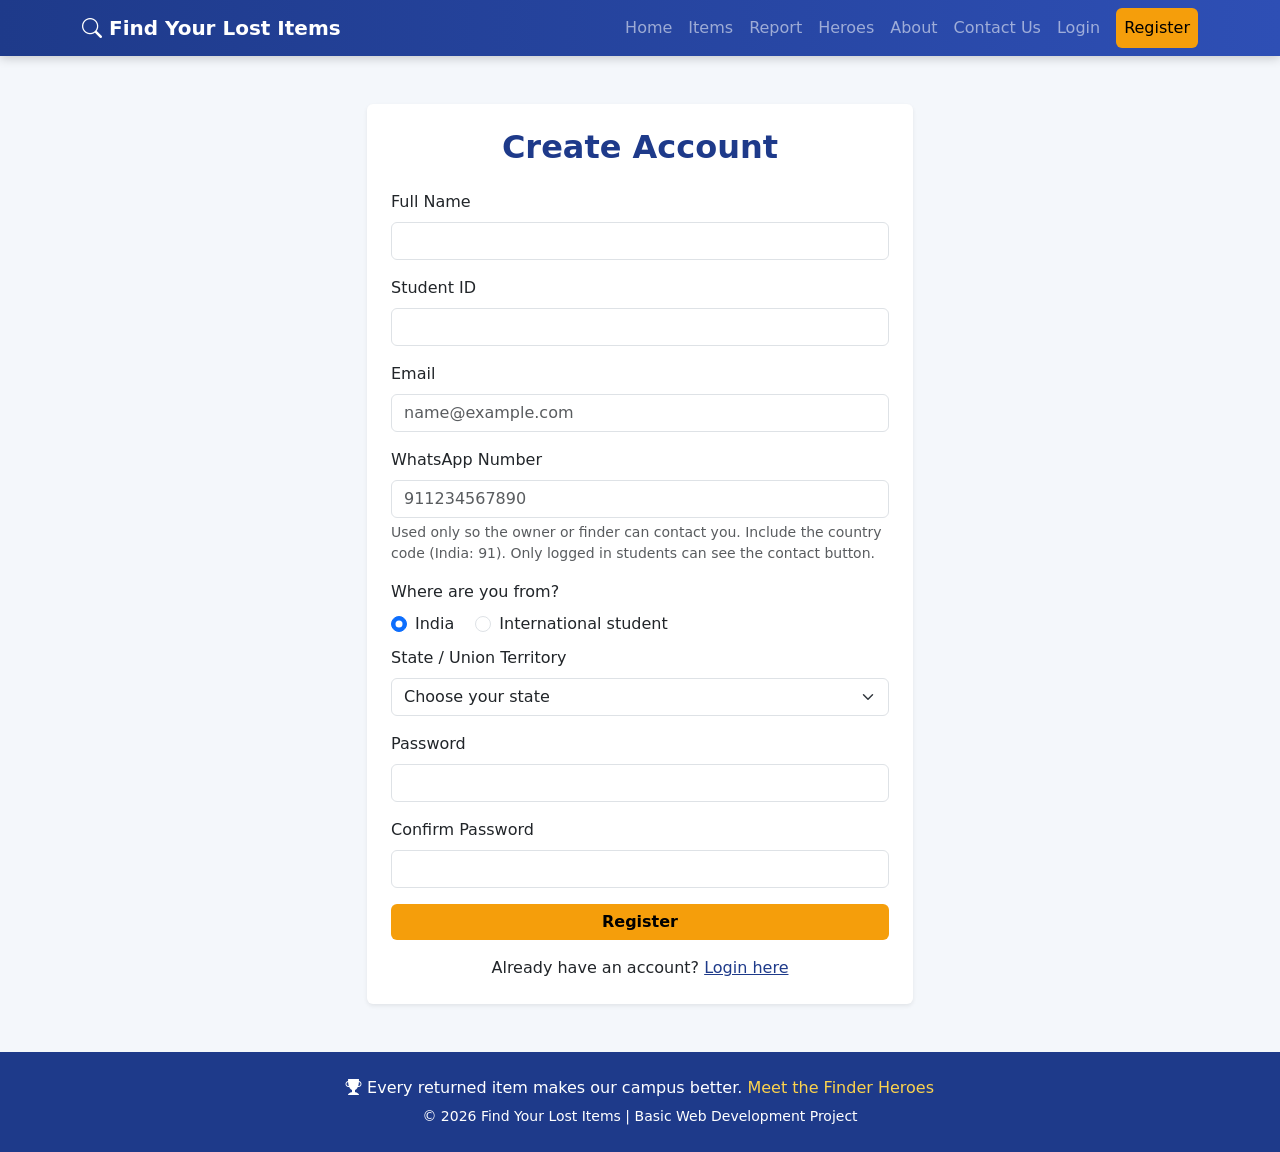
<file: pages/register.html>
<!DOCTYPE html>
<html lang="en">
<head>
  <meta charset="UTF-8">
  <meta name="viewport" content="width=device-width, initial-scale=1">
  <title>Register - Find Your Lost Items</title>
  <!-- Order matters: Bootstrap first, then icons, then OUR style.css (the last one wins) -->
  <link rel="stylesheet" href="https://cdn.jsdelivr.net/npm/bootstrap@5.3.8/dist/css/bootstrap.min.css">
  <link rel="stylesheet" href="https://cdn.jsdelivr.net/npm/bootstrap-icons@1.11.3/font/bootstrap-icons.min.css">
  <link rel="stylesheet" href="../css/style.css">
</head>
<body data-root="../">

  <!-- ===== NAVBAR =====
       The phone menu works with CSS only: a hidden checkbox + a label (no Bootstrap JavaScript) -->
  <nav class="navbar navbar-expand-lg navbar-dark navbar-lf sticky-top">
    <div class="container">
      <a class="navbar-brand fw-bold" href="../index.html"><i class="bi bi-search"></i> Find Your Lost Items</a>
      <input type="checkbox" id="menuToggle" class="menu-toggle" aria-hidden="true">
      <label for="menuToggle" class="navbar-toggler" aria-label="Open or close the menu"><span class="navbar-toggler-icon"></span></label>
      <div class="navbar-collapse menu-links">
        <ul class="navbar-nav ms-auto">
          <li class="nav-item"><a class="nav-link" href="../index.html">Home</a></li>
          <li class="nav-item"><a class="nav-link" href="items.html">Items</a></li>
          <li class="nav-item"><a class="nav-link" href="report.html">Report</a></li>
          <li class="nav-item"><a class="nav-link" href="heroes.html">Heroes</a></li>
          <li class="nav-item"><a class="nav-link" href="about.html">About</a></li>
          <li class="nav-item"><a class="nav-link" href="contact.html">Contact Us</a></li>
          <li class="nav-item"><a class="nav-link" id="navLogin" href="login.html">Login</a></li>
          <li class="nav-item"><a class="nav-link btn-register" id="navRegister" href="register.html">Register</a></li>
        </ul>
      </div>
    </div>
  </nav>

  <main class="container py-5">
    <div class="row justify-content-center">
      <div class="col-md-8 col-lg-6">
        <div class="card shadow-sm border-0 register-card">
          <div class="card-body p-4">
            <h2 class="text-center page-title mb-4">Create Account</h2>

            <div id="formMessage"></div>

            <form id="registerForm">
              <div class="mb-3">
                <label for="fullName" class="form-label">Full Name</label>
                <input type="text" class="form-control" id="fullName" minlength="3" required>
              </div>
              <div class="mb-3">
                <label for="studentId" class="form-label">Student ID</label>
                <input type="text" class="form-control" id="studentId" required>
              </div>
              <div class="mb-3">
                <label for="email" class="form-label">Email</label>
                <input type="email" class="form-control" id="email" placeholder="name@example.com" required>
              </div>
              <div class="mb-3">
                <label for="phone" class="form-label">WhatsApp Number</label>
                <input type="tel" class="form-control" id="phone" pattern="[0-9]{10,13}"
                       title="Use 10 to 13 digits, numbers only" placeholder="911234567890" required>
                <div class="form-text">Used only so the owner or finder can contact you. Include the country code (India: 91). Only logged in students can see the contact button.</div>
              </div>

              <!-- Where are you from? The two choices below switch with CSS only (see style.css, section 7) -->
              <div class="mb-2">
                <label class="form-label d-block">Where are you from?</label>
                <div class="form-check form-check-inline">
                  <input class="form-check-input" type="radio" name="originType" id="originIndia" value="india" checked>
                  <label class="form-check-label" for="originIndia">India</label>
                </div>
                <div class="form-check form-check-inline">
                  <input class="form-check-input" type="radio" name="originType" id="originIntl" value="international">
                  <label class="form-check-label" for="originIntl">International student</label>
                </div>
              </div>

              <div class="mb-3 origin-india">
                <label for="originState" class="form-label">State / Union Territory</label>
                <select class="form-select" id="originState">
                  <option value="" selected disabled>Choose your state</option>
                  <option>Andhra Pradesh</option>
                  <option>Arunachal Pradesh</option>
                  <option>Assam</option>
                  <option>Bihar</option>
                  <option>Chhattisgarh</option>
                  <option>Goa</option>
                  <option>Gujarat</option>
                  <option>Haryana</option>
                  <option>Himachal Pradesh</option>
                  <option>Jharkhand</option>
                  <option>Karnataka</option>
                  <option>Kerala</option>
                  <option>Madhya Pradesh</option>
                  <option>Maharashtra</option>
                  <option>Manipur</option>
                  <option>Meghalaya</option>
                  <option>Mizoram</option>
                  <option>Nagaland</option>
                  <option>Odisha</option>
                  <option>Punjab</option>
                  <option>Rajasthan</option>
                  <option>Sikkim</option>
                  <option>Tamil Nadu</option>
                  <option>Telangana</option>
                  <option>Tripura</option>
                  <option>Uttar Pradesh</option>
                  <option>Uttarakhand</option>
                  <option>West Bengal</option>
                  <option>Andaman and Nicobar Islands</option>
                  <option>Chandigarh</option>
                  <option>Dadra and Nagar Haveli and Daman and Diu</option>
                  <option>Delhi</option>
                  <option>Jammu and Kashmir</option>
                  <option>Ladakh</option>
                  <option>Lakshadweep</option>
                  <option>Puducherry</option>
                </select>
              </div>

              <div class="mb-3 origin-intl">
                <label for="originCountry" class="form-label">Country</label>
                <!-- A datalist gives suggestions while typing (HTML only). You can also type any other country. -->
                <input type="text" class="form-control" id="originCountry" list="countryList" placeholder="Start typing your country">
                <datalist id="countryList">
                <option value="Afghanistan"></option>
                <option value="Australia"></option>
                <option value="Bangladesh"></option>
                <option value="Bhutan"></option>
                <option value="Canada"></option>
                <option value="Egypt"></option>
                <option value="Ethiopia"></option>
                <option value="Fiji"></option>
                <option value="Ghana"></option>
                <option value="Indonesia"></option>
                <option value="Iran"></option>
                <option value="Iraq"></option>
                <option value="Kenya"></option>
                <option value="Madagascar"></option>
                <option value="Malaysia"></option>
                <option value="Maldives"></option>
                <option value="Mauritius"></option>
                <option value="Myanmar"></option>
                <option value="Nepal"></option>
                <option value="Nigeria"></option>
                <option value="Oman"></option>
                <option value="Philippines"></option>
                <option value="Russia"></option>
                <option value="Rwanda"></option>
                <option value="Saudi Arabia"></option>
                <option value="Singapore"></option>
                <option value="South Africa"></option>
                <option value="Sri Lanka"></option>
                <option value="Sudan"></option>
                <option value="Tanzania"></option>
                <option value="Thailand"></option>
                <option value="Uganda"></option>
                <option value="United Arab Emirates"></option>
                <option value="United Kingdom"></option>
                <option value="United States"></option>
                <option value="Vietnam"></option>
                <option value="Yemen"></option>
                <option value="Zambia"></option>
                <option value="Zimbabwe"></option>
                </datalist>
              </div>

              <div class="mb-3">
                <label for="password" class="form-label">Password</label>
                <input type="password" class="form-control" id="password" minlength="6" required>
              </div>
              <div class="mb-3">
                <label for="confirmPassword" class="form-label">Confirm Password</label>
                <input type="password" class="form-control" id="confirmPassword" minlength="6" required>
              </div>
              <button type="submit" class="btn btn-lf w-100">Register</button>
            </form>

            <p class="text-center mt-3 mb-0">Already have an account? <a href="login.html">Login here</a></p>
          </div>
        </div>
      </div>
    </div>
  </main>

  <!-- ===== FOOTER ===== -->
  <footer class="footer-lf text-center py-4">
    <div class="container">
      <p class="mb-1"><i class="bi bi-trophy-fill"></i> Every returned item makes our campus better. <a href="heroes.html">Meet the Finder Heroes</a></p>
      <small>&copy; 2026 Find Your Lost Items | Basic Web Development Project</small>
    </div>
  </footer>

  <!-- Our JavaScript. Order matters: data and helpers first, the page script last -->
  <script src="../js/storage.js"></script>
  <script src="../js/ui.js"></script>
  <script src="../js/auth.js"></script>
</body>
</html>
</file>
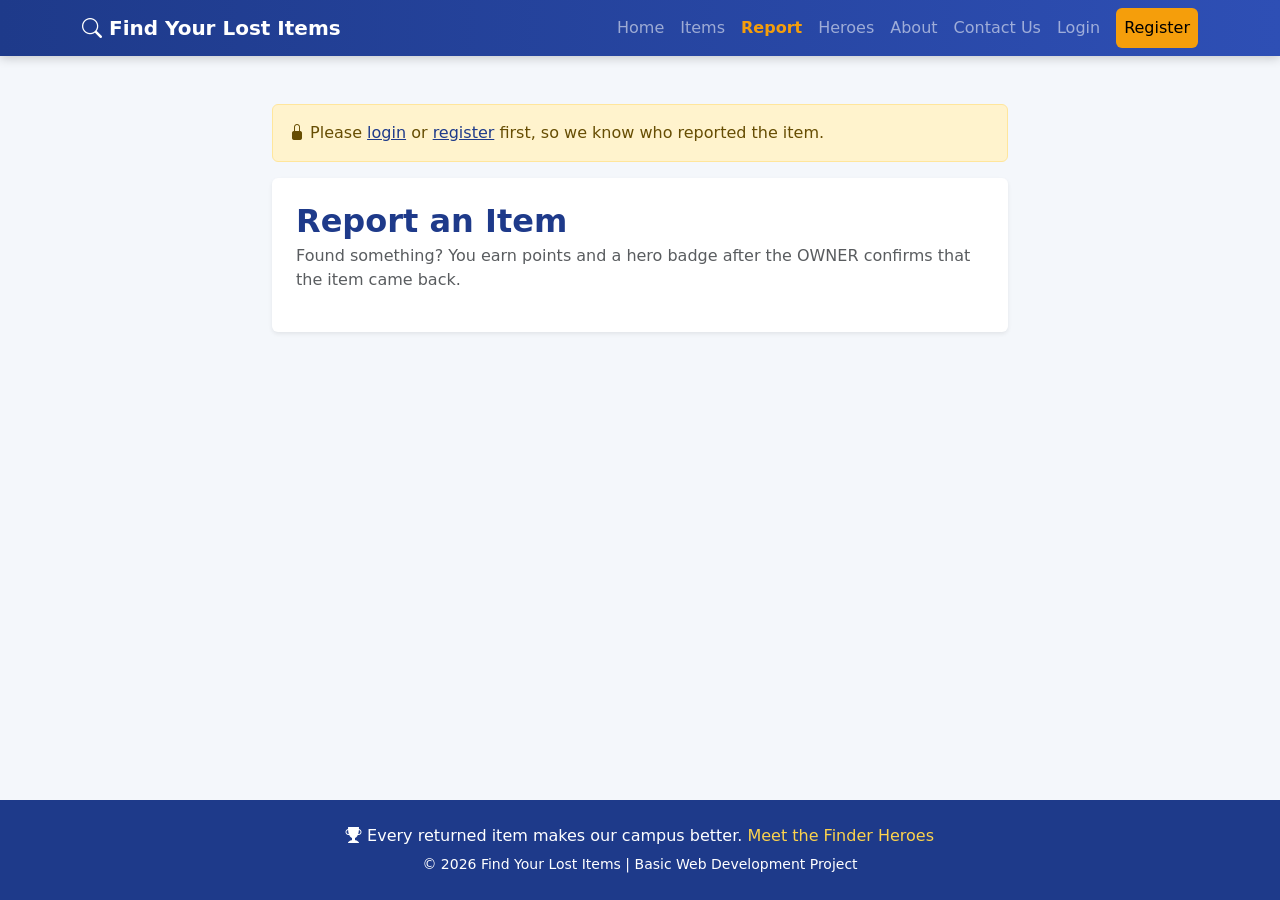
<file: pages/report.html>
<!DOCTYPE html>
<html lang="en">
<head>
  <meta charset="UTF-8">
  <meta name="viewport" content="width=device-width, initial-scale=1">
  <title>Report - Find Your Lost Items</title>
  <!-- Order matters: Bootstrap first, then icons, then OUR style.css (the last one wins) -->
  <link rel="stylesheet" href="https://cdn.jsdelivr.net/npm/bootstrap@5.3.8/dist/css/bootstrap.min.css">
  <link rel="stylesheet" href="https://cdn.jsdelivr.net/npm/bootstrap-icons@1.11.3/font/bootstrap-icons.min.css">
  <link rel="stylesheet" href="../css/style.css">
</head>
<body data-root="../">

  <!-- ===== NAVBAR =====
       The phone menu works with CSS only: a hidden checkbox + a label (no Bootstrap JavaScript) -->
  <nav class="navbar navbar-expand-lg navbar-dark navbar-lf sticky-top">
    <div class="container">
      <a class="navbar-brand fw-bold" href="../index.html"><i class="bi bi-search"></i> Find Your Lost Items</a>
      <input type="checkbox" id="menuToggle" class="menu-toggle" aria-hidden="true">
      <label for="menuToggle" class="navbar-toggler" aria-label="Open or close the menu"><span class="navbar-toggler-icon"></span></label>
      <div class="navbar-collapse menu-links">
        <ul class="navbar-nav ms-auto">
          <li class="nav-item"><a class="nav-link" href="../index.html">Home</a></li>
          <li class="nav-item"><a class="nav-link" href="items.html">Items</a></li>
          <li class="nav-item"><a class="nav-link active" href="report.html">Report</a></li>
          <li class="nav-item"><a class="nav-link" href="heroes.html">Heroes</a></li>
          <li class="nav-item"><a class="nav-link" href="about.html">About</a></li>
          <li class="nav-item"><a class="nav-link" href="contact.html">Contact Us</a></li>
          <li class="nav-item"><a class="nav-link" id="navLogin" href="login.html">Login</a></li>
          <li class="nav-item"><a class="nav-link btn-register" id="navRegister" href="register.html">Register</a></li>
        </ul>
      </div>
    </div>
  </nav>

  <main class="container py-5">
    <div class="row justify-content-center">
      <div class="col-lg-8">

        <!-- Shown by report.js when nobody is logged in -->
        <div id="loginNotice" class="alert alert-warning d-none">
          <i class="bi bi-lock-fill"></i> Please <a href="login.html">login</a> or <a href="register.html">register</a> first, so we know who reported the item.
        </div>

        <div class="card shadow-sm border-0">
          <div class="card-body p-4">
            <h2 class="page-title mb-1">Report an Item</h2>
            <p class="text-muted">Found something? You earn points and a hero badge after the OWNER confirms that the item came back.</p>

            <div id="formMessage"></div>

            <form id="reportForm">
              <div class="mb-3">
                <label class="form-label d-block">What do you want to report?</label>
                <div class="form-check form-check-inline">
                  <input class="form-check-input" type="radio" name="reportType" id="typeFound" value="found" required>
                  <label class="form-check-label" for="typeFound"><i class="bi bi-box-seam-fill text-success"></i> I found an item</label>
                </div>
                <div class="form-check form-check-inline">
                  <input class="form-check-input" type="radio" name="reportType" id="typeLost" value="lost">
                  <label class="form-check-label" for="typeLost"><i class="bi bi-exclamation-circle-fill text-danger"></i> I lost an item</label>
                </div>
              </div>

              <div class="row">
                <div class="col-md-6 mb-3">
                  <label for="itemName" class="form-label">Item name</label>
                  <input type="text" class="form-control" id="itemName" minlength="3" placeholder="e.g. Black wallet" required>
                </div>
                <div class="col-md-6 mb-3">
                  <label for="category" class="form-label">Category</label>
                  <select class="form-select" id="category" required>
                    <option value="" selected disabled>Choose category</option>
                    <option>Wallet</option>
                    <option>Keys</option>
                    <option>Bag</option>
                    <option>Phone</option>
                    <option>ID Card</option>
                    <option>Electronics</option>
                    <option>Other</option>
                  </select>
                </div>
              </div>

              <div class="mb-3">
                <label for="description" class="form-label">Description</label>
                <textarea class="form-control" id="description" rows="4" minlength="10"
                          placeholder="Color, brand, size, stickers, anything special about the item" required></textarea>
              </div>

              <div class="row">
                <div class="col-md-6 mb-3">
                  <label for="date" class="form-label">Date</label>
                  <input type="date" class="form-control" id="date" required>
                </div>
                <div class="col-md-6 mb-3">
                  <label for="location" class="form-label">Location</label>
                  <select class="form-select" id="location" required>
                    <option value="" selected disabled>Choose location</option>
                    <option value="Main Building">Main Building</option>
                    <option value="PG Building">PG Building</option>
                    <option value="Satyarati Building">Satyarati Building</option>
                    <option value="Hostel Area">Hostel Area</option>
                    <option value="Parking Area">Parking Area</option>
                    <option value="Canteen">Canteen</option>
                    <option value="Sports Ground">Sports Ground</option>
                    <option value="Other">Other (type the location name)</option>
                  </select>
                  <!-- Shown only when "Other" is chosen: CSS only (style.css, section 8) -->
                  <div class="other-location mt-2">
                    <label for="otherLocation" class="form-label">Name of the location</label>
                    <input type="text" class="form-control" id="otherLocation" maxlength="60" placeholder="e.g. Library, Main Gate, Bus stop">
                  </div>
                </div>
              </div>

              <div class="mb-3">
                <label for="photo" class="form-label">Photo (required)</label>
                <input type="file" class="form-control" id="photo" accept="image/*" required>
                <div class="form-text">A clear photo helps the owner or the finder to recognise the item.</div>
                <img id="photoPreview" class="img-thumbnail mt-2 d-none" alt="Photo preview" style="max-height: 200px;">
              </div>

              <!-- The hidden detail is only for FOUND items: CSS shows this block only when
                   "I found an item" is chosen (see style.css, section 8). No JavaScript needed. -->
              <div class="mb-4 hidden-detail">
                <label for="secret" class="form-label">Hidden detail (only you can see it)</label>
                <input type="text" class="form-control" id="secret" placeholder="e.g. the wallpaper of the phone, a note inside the bag">
                <div class="form-text">Write something only the real owner would know. When someone says the item is theirs, you compare their answer with this detail.</div>
              </div>

              <button type="submit" class="btn btn-lf btn-lg w-100">Submit Report</button>
            </form>
          </div>
        </div>
      </div>
    </div>
  </main>

  <!-- ===== FOOTER ===== -->
  <footer class="footer-lf text-center py-4">
    <div class="container">
      <p class="mb-1"><i class="bi bi-trophy-fill"></i> Every returned item makes our campus better. <a href="heroes.html">Meet the Finder Heroes</a></p>
      <small>&copy; 2026 Find Your Lost Items | Basic Web Development Project</small>
    </div>
  </footer>

  <!-- Our JavaScript. Order matters: data and helpers first, the page script last -->
  <script src="../js/data.js"></script>
  <script src="../js/storage.js"></script>
  <script src="../js/ui.js"></script>
  <script src="../js/auth.js"></script>
  <script src="../js/report.js"></script>
</body>
</html>
</file>
<file: css/style.css>
/* Find Your Lost Items - main style file
   IMPORTANT: this file is loaded AFTER Bootstrap, so our styles win.

   Contents:
   1. Colors and base
   2. Navbar (menu works with CSS only, no JavaScript)
   3. Buttons and titles
   4. Home page (hero, numbers, steps, FAQ)
   5. Item cards
   6. Filters with CSS only (status tabs, category)
   7. Register form (India / International with CSS only)
   8. Detail page
   9. Finder Heroes (badges, 3D chart, ranking, thank-you wall)
   10. About and Contact pages
   11. Footer
   12. Animations
*/

/* ===== 1. Colors and base ===== */
:root {
  --main-color: #1e3a8a;    /* dark blue */
  --accent-color: #f59e0b;  /* orange */
  --soft-bg: #f4f7fb;
  --ink: #1f2937;
}

body {
  font-family: system-ui, -apple-system, "Segoe UI", Roboto, Arial, sans-serif;
  background-color: var(--soft-bg);
  color: var(--ink);
  min-height: 100vh;
  display: flex;
  flex-direction: column;
}

main {
  flex: 1; /* keeps the footer at the bottom */
}

a {
  color: var(--main-color);
}

/* ===== 2. Navbar ===== */
.navbar-lf {
  background: linear-gradient(90deg, var(--main-color), #2e4fb5);
  box-shadow: 0 2px 10px rgba(0, 0, 0, 0.2);
}

.navbar-lf .nav-link {
  transition: color 0.2s;
}

.navbar-lf .nav-link:hover {
  color: var(--accent-color);
}

.navbar-lf .nav-link.active {
  color: var(--accent-color);
  font-weight: bold;
}

.btn-register {
  background-color: var(--accent-color);
  color: #000 !important;
  border-radius: 6px;
  margin-left: 8px;
}

/* Menu button on phones: a hidden checkbox + a label (no JavaScript) */
.menu-toggle {
  position: absolute;
  opacity: 0;
  pointer-events: none;
}

.navbar-toggler {
  cursor: pointer;
}

.menu-toggle:focus-visible + .navbar-toggler {
  outline: 2px solid var(--accent-color);
}

@media (max-width: 991.98px) {
  .menu-links {
    display: none;
  }
  .menu-toggle:checked ~ .menu-links {
    display: block;
    padding-bottom: 0.5rem;
  }
}

/* ===== 3. Buttons and titles ===== */
.btn-lf {
  background-color: var(--accent-color);
  border: none;
  color: #000;
  font-weight: bold;
  transition: transform 0.15s, background-color 0.2s, box-shadow 0.2s;
}

.btn-lf:hover {
  background-color: #d97706;
  color: #000;
  transform: translateY(-2px);
  box-shadow: 0 6px 14px rgba(217, 119, 6, 0.35);
}

.page-title {
  color: var(--main-color);
  font-weight: bold;
}

.section-title {
  color: var(--main-color);
  font-weight: bold;
  display: inline-block;
  padding-bottom: 8px;
  border-bottom: 4px solid var(--accent-color);
}

.page-header {
  background: linear-gradient(135deg, var(--main-color), #3b82f6);
  color: white;
  padding: 2.5rem 0;
}

/* ===== 4. Home page ===== */
.hero {
  background:
    radial-gradient(circle at 15% 20%, rgba(255, 255, 255, 0.12) 0, transparent 40%),
    radial-gradient(circle at 85% 80%, rgba(245, 158, 11, 0.25) 0, transparent 45%),
    linear-gradient(135deg, var(--main-color), #3b82f6);
  color: white;
}

.hero-search {
  box-shadow: 0 10px 30px rgba(0, 0, 0, 0.25);
  border-radius: 0.6rem;
  overflow: hidden;
}

.stat-card {
  border: none;
  border-radius: 1rem;
  box-shadow: 0 4px 14px rgba(30, 58, 138, 0.1);
  transition: transform 0.2s;
}

.stat-card:hover {
  transform: translateY(-4px);
}

.stat-icon {
  font-size: 1.8rem;
  color: var(--accent-color);
}

.stat-number {
  font-size: 2.2rem;
  font-weight: bold;
  color: var(--main-color);
  line-height: 1.1;
}

.step-card {
  border: none;
  border-radius: 1rem;
  box-shadow: 0 4px 14px rgba(30, 58, 138, 0.1);
}

.step-icon {
  width: 64px;
  height: 64px;
  border-radius: 50%;
  background: var(--main-color);
  color: white;
  font-size: 1.7rem;
  display: flex;
  align-items: center;
  justify-content: center;
  margin: 0 auto 1rem;
}

.cta-band {
  background: linear-gradient(135deg, var(--accent-color), #f97316);
  color: #1f2937;
  border-radius: 1rem;
}

/* FAQ with <details> (no JavaScript) */
.faq details {
  background: white;
  border-radius: 0.6rem;
  padding: 0.9rem 1.1rem;
  margin-bottom: 0.7rem;
  box-shadow: 0 2px 8px rgba(0, 0, 0, 0.06);
}

.faq summary {
  cursor: pointer;
  font-weight: 600;
  color: var(--main-color);
}

.faq details[open] summary {
  margin-bottom: 0.5rem;
}

/* ===== 5. Item cards ===== */
.item-card {
  border: none;
  border-radius: 1rem;
  overflow: hidden;
  box-shadow: 0 4px 14px rgba(0, 0, 0, 0.08);
  transition: transform 0.2s, box-shadow 0.2s;
}

.item-card:hover {
  transform: translateY(-6px);
  box-shadow: 0 12px 26px rgba(0, 0, 0, 0.18);
}

.item-photo {
  position: relative;
  overflow: hidden;
}

.item-photo img {
  height: 190px;
  width: 100%;
  object-fit: contain;
  transition: transform 0.4s;
}

.item-card:hover .item-photo img {
  transform: scale(1.06);
}

.status-ribbon {
  position: absolute;
  top: 12px;
  left: 12px;
  font-size: 0.8rem;
  padding: 0.45em 0.8em;
  box-shadow: 0 2px 6px rgba(0, 0, 0, 0.3);
}

/* ===== 6. Filters with CSS only ===== */
/* Status tabs: hidden radio buttons + labels that look like pills */
.tab-radio {
  position: absolute;
  opacity: 0;
  pointer-events: none;
}

.tab-pill {
  display: inline-block;
  padding: 0.45rem 1.1rem;
  margin: 0 0.35rem 0.5rem 0;
  border-radius: 50rem;
  border: 2px solid var(--main-color);
  color: var(--main-color);
  font-weight: 600;
  cursor: pointer;
  transition: background-color 0.2s, color 0.2s;
}

.tab-pill:hover {
  background-color: rgba(30, 58, 138, 0.1);
}

.tab-radio:checked + .tab-pill {
  background-color: var(--main-color);
  color: white;
}

.tab-radio:focus-visible + .tab-pill {
  outline: 3px solid var(--accent-color);
}

/* The table rows carry data-status and data-category. When a tab is chosen,
   CSS hides all rows that do not match. :has() lets main "look inside". */
main:has(#tab-lost:checked)     .filter-target:not([data-status="lost"])     { display: none; }
main:has(#tab-found:checked)    .filter-target:not([data-status="found"])    { display: none; }
main:has(#tab-returned:checked) .filter-target:not([data-status="returned"]) { display: none; }

main:has(#categoryFilter option[value="Wallet"]:checked)      .filter-target:not([data-category="Wallet"])      { display: none; }
main:has(#categoryFilter option[value="Keys"]:checked)        .filter-target:not([data-category="Keys"])        { display: none; }
main:has(#categoryFilter option[value="Bag"]:checked)         .filter-target:not([data-category="Bag"])         { display: none; }
main:has(#categoryFilter option[value="Phone"]:checked)       .filter-target:not([data-category="Phone"])       { display: none; }
main:has(#categoryFilter option[value="ID Card"]:checked)     .filter-target:not([data-category="ID Card"])     { display: none; }
main:has(#categoryFilter option[value="Electronics"]:checked) .filter-target:not([data-category="Electronics"]) { display: none; }
main:has(#categoryFilter option[value="Other"]:checked)       .filter-target:not([data-category="Other"])       { display: none; }

/* ===== 7. Register form: India or International (CSS only) ===== */
.origin-intl {
  display: none;
}

.register-card:has(#originIntl:checked) .origin-india {
  display: none;
}

.register-card:has(#originIntl:checked) .origin-intl {
  display: block;
}

/* ===== 8. Detail page ===== */
.detail-photo {
  width: 100%;
  max-height: 420px;
  object-fit: contain;
  border-radius: 1rem;
  box-shadow: 0 6px 20px rgba(0, 0, 0, 0.15);
}

.info-list {
  list-style: none;
  padding: 0;
}

.info-list li {
  padding: 0.55rem 0;
  border-bottom: 1px solid #e5e7eb;
}

.info-list i {
  color: var(--main-color);
  width: 1.4rem;
  display: inline-block;
}

/* The hidden detail field of the Report form is only for FOUND items.
   It is hidden, and shown only when the "I found an item" radio button is checked. */
.hidden-detail {
  display: none;
}

#reportForm:has(#typeFound:checked) .hidden-detail {
  display: block;
}

/* The report form asks for the location name only when "Other" is chosen (CSS only) */
.other-location {
  display: none;
}

#reportForm:has(#location option[value="Other"]:checked) .other-location {
  display: block;
}

.response-box {
  background: #eff6ff;
  border-left: 5px solid #3b82f6;
  border-radius: 0.6rem;
}

.returned-box {
  background: #ecfdf5;
  border-left: 5px solid #10b981;
  border-radius: 0.6rem;
}

.return-panel summary {
  cursor: pointer;
  font-weight: 600;
  color: var(--main-color);
}

/* ===== 9. Finder Heroes ===== */
.honor-badge {
  display: inline-block;
  padding: 0.3em 0.8em;
  border-radius: 50rem;
  font-size: 0.85rem;
  font-weight: 700;
  color: #1f2937;
  box-shadow: 0 2px 6px rgba(0, 0, 0, 0.2);
}

.honor-gold {
  background: linear-gradient(135deg, #fde68a, #f59e0b);
  animation: glow 2.5s ease-in-out infinite;
}

.honor-silver {
  background: linear-gradient(135deg, #f3f4f6, #9ca3af);
}

.honor-bronze {
  background: linear-gradient(135deg, #fed7aa, #c2410c);
  color: white;
}

.rank-circle {
  width: 52px;
  height: 52px;
  margin: 0 auto;
  border-radius: 50%;
  background: var(--main-color);
  color: white;
  font-size: 1.4rem;
  font-weight: bold;
  display: flex;
  align-items: center;
  justify-content: center;
}

.hero-mini,
.thanks-card {
  border: none;
  border-radius: 1rem;
  box-shadow: 0 4px 14px rgba(0, 0, 0, 0.1);
}

/* 3D bar chart (drawn by chart3d.js) and the ranking list under it */
.chart3d-box {
  height: 380px;
  border-radius: 1rem;
  background: linear-gradient(180deg, #eaf1ff, #ffffff);
  box-shadow: 0 4px 14px rgba(0, 0, 0, 0.1);
  overflow: hidden;
}

.chart3d-box canvas {
  display: block;
  width: 100%;
  height: 100%;
}

.chart-message {
  background: #fff7e6;
  border-left: 5px solid var(--accent-color);
  border-radius: 0.6rem;
  padding: 1rem 1.2rem;
}

.chart-ranking {
  list-style: none;
  padding: 0;
  display: flex;
  flex-wrap: wrap;
  gap: 0.6rem;
}

.chart-rank-item {
  background: white;
  border-radius: 50rem;
  padding: 0.4rem 1rem;
  box-shadow: 0 2px 8px rgba(0, 0, 0, 0.08);
}

.rank-dot {
  display: inline-block;
  width: 0.9rem;
  height: 0.9rem;
  border-radius: 50%;
  margin-right: 0.3rem;
  vertical-align: middle;
}

.dot-1 { background: #ffc107; }
.dot-2 { background: #c0c0c0; }
.dot-3 { background: #cd7f32; }
.dot-n { background: #3b82f6; }

.thanks-card {
  background: #fffbeb;
  border-left: 5px solid var(--accent-color);
}

.thanks-quote {
  font-style: italic;
  font-size: 1.05rem;
}

.rules-box {
  background: white;
  border-radius: 1rem;
  box-shadow: 0 4px 14px rgba(0, 0, 0, 0.08);
}

/* ===== 10. About and Contact pages ===== */
.avatar-circle {
  width: 130px;
  height: 130px;
  margin: 0 auto;
  border-radius: 50%;
  background: linear-gradient(135deg, var(--main-color), #3b82f6);
  color: white;
  font-size: 4rem;
  display: flex;
  align-items: center;
  justify-content: center;
  box-shadow: 0 8px 20px rgba(30, 58, 138, 0.35);
}

.about-card {
  background: white;
  border-radius: 1rem;
  padding: 1.5rem;
  box-shadow: 0 4px 14px rgba(0, 0, 0, 0.08);
}

.about-icon {
  width: 52px;
  height: 52px;
  flex-shrink: 0;
  border-radius: 50%;
  background: var(--main-color);
  color: white;
  font-size: 1.4rem;
  display: flex;
  align-items: center;
  justify-content: center;
  margin-bottom: 0.8rem;
}

.vision-box {
  background: linear-gradient(135deg, var(--main-color), #3b82f6);
  color: white;
  border-radius: 1rem;
  padding: 1.8rem;
  box-shadow: 0 6px 18px rgba(30, 58, 138, 0.3);
}

.mission-list {
  padding-left: 1.2rem;
}

.mission-list li {
  margin-bottom: 0.7rem;
}

.contact-card {
  display: flex;
  align-items: center;
  gap: 1rem;
  background: white;
  border-radius: 1rem;
  padding: 1rem 1.2rem;
  margin-bottom: 0.9rem;
  box-shadow: 0 4px 14px rgba(0, 0, 0, 0.08);
}

.contact-card .about-icon {
  margin-bottom: 0;
}

.social-btn {
  display: inline-flex;
  align-items: center;
  gap: 0.4rem;
  padding: 0.45rem 0.9rem;
  border-radius: 50rem;
  border: 2px solid var(--main-color);
  color: var(--main-color);
  font-weight: 600;
  text-decoration: none;
  transition: background-color 0.2s, color 0.2s, transform 0.15s;
}

.social-btn:hover {
  background-color: var(--main-color);
  color: white;
  transform: translateY(-2px);
}

/* ===== 11. Footer ===== */
.footer-lf {
  background-color: var(--main-color);
  color: white;
}

.footer-lf a {
  color: #fcd34d;
  text-decoration: none;
}

.footer-lf a:hover {
  text-decoration: underline;
}

/* ===== 12. Animations ===== */
@keyframes fadeUp {
  from { opacity: 0; transform: translateY(18px); }
  to   { opacity: 1; transform: translateY(0); }
}

@keyframes glow {
  0%, 100% { box-shadow: 0 0 0 rgba(245, 158, 11, 0); }
  50%      { box-shadow: 0 0 14px rgba(245, 158, 11, 0.9); }
}

.fade-up {
  animation: fadeUp 0.5s ease both;
}

.fade-up:nth-child(2) { animation-delay: 0.08s; }
.fade-up:nth-child(3) { animation-delay: 0.16s; }
.fade-up:nth-child(4) { animation-delay: 0.24s; }
.fade-up:nth-child(5) { animation-delay: 0.32s; }
.fade-up:nth-child(6) { animation-delay: 0.4s; }

/* People who do not want animations (system setting) */
@media (prefers-reduced-motion: reduce) {
  * {
    animation: none !important;
    transition: none !important;
  }
}
</file>
